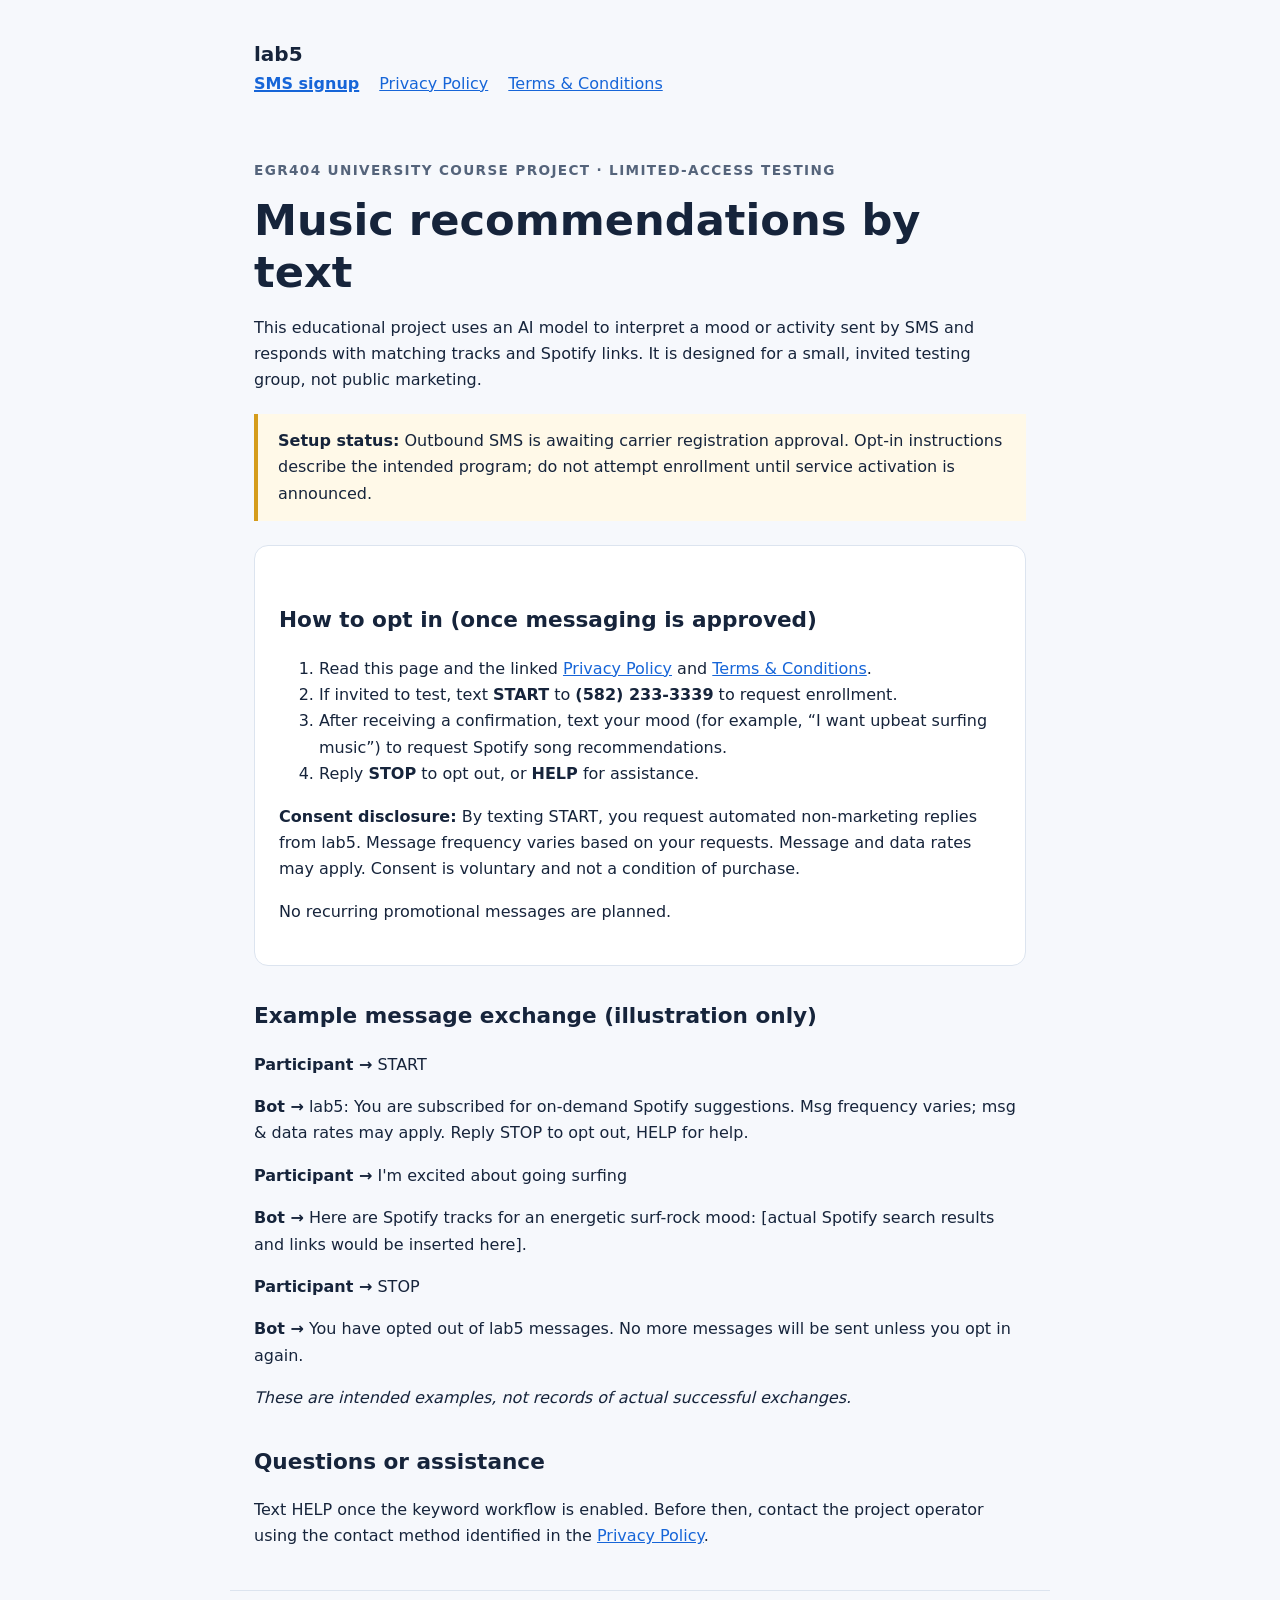
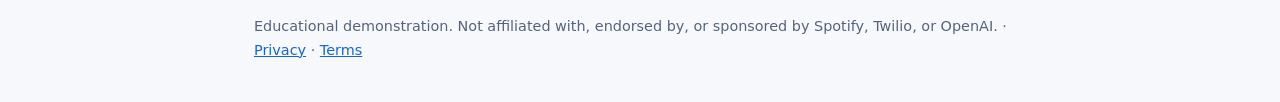
<file: index.html>
<!doctype html>
<html lang="en"><head><meta charset="utf-8"><meta name="viewport" content="width=device-width,initial-scale=1"><title>lab5 | SMS Signup</title><meta name="description" content="Information and opt-in instructions for the lab5 educational SMS service."><link rel="stylesheet" href="styles.css"></head>
<body><header><a class="brand" href="index.html">lab5</a><nav aria-label="Site navigation"><a href="index.html" aria-current="page">SMS signup</a><a href="privacy.html">Privacy Policy</a><a href="terms.html">Terms & Conditions</a></nav></header>
<main><p class="eyebrow">EGR404 university course project · Limited-access testing</p><h1>Music recommendations by text</h1><p>This educational project uses an AI model to interpret a mood or activity sent by SMS and responds with matching tracks and Spotify links. It is designed for a small, invited testing group, not public marketing.</p>
<div class="notice"><strong>Setup status:</strong> Outbound SMS is awaiting carrier registration approval. Opt-in instructions describe the intended program; do not attempt enrollment until service activation is announced.</div>
<section class="card"><h2>How to opt in (once messaging is approved)</h2><ol><li>Read this page and the linked <a href="privacy.html">Privacy Policy</a> and <a href="terms.html">Terms & Conditions</a>.</li><li>If invited to test, text <strong>START</strong> to <strong>(582) 233-3339</strong> to request enrollment.</li><li>After receiving a confirmation, text your mood (for example, “I want upbeat surfing music”) to request Spotify song recommendations.</li><li>Reply <strong>STOP</strong> to opt out, or <strong>HELP</strong> for assistance.</li></ol><p><strong>Consent disclosure:</strong> By texting START, you request automated non-marketing replies from lab5. Message frequency varies based on your requests. Message and data rates may apply. Consent is voluntary and not a condition of purchase.</p><p>No recurring promotional messages are planned.</p></section>
<section><h2>Example message exchange (illustration only)</h2><p><strong>Participant →</strong> START</p><p><strong>Bot →</strong> lab5: You are subscribed for on-demand Spotify suggestions. Msg frequency varies; msg &amp; data rates may apply. Reply STOP to opt out, HELP for help.</p><p><strong>Participant →</strong> I'm excited about going surfing</p><p><strong>Bot →</strong> Here are Spotify tracks for an energetic surf-rock mood: [actual Spotify search results and links would be inserted here].</p><p><strong>Participant →</strong> STOP</p><p><strong>Bot →</strong> You have opted out of lab5 messages. No more messages will be sent unless you opt in again.</p><p><em>These are intended examples, not records of actual successful exchanges.</em></p></section>
<section><h2>Questions or assistance</h2><p>Text HELP once the keyword workflow is enabled. Before then, contact the project operator using the contact method identified in the <a href="privacy.html">Privacy Policy</a>.</p></section></main><footer>Educational demonstration. Not affiliated with, endorsed by, or sponsored by Spotify, Twilio, or OpenAI. · <a href="privacy.html">Privacy</a> · <a href="terms.html">Terms</a></footer></body></html>
</file>
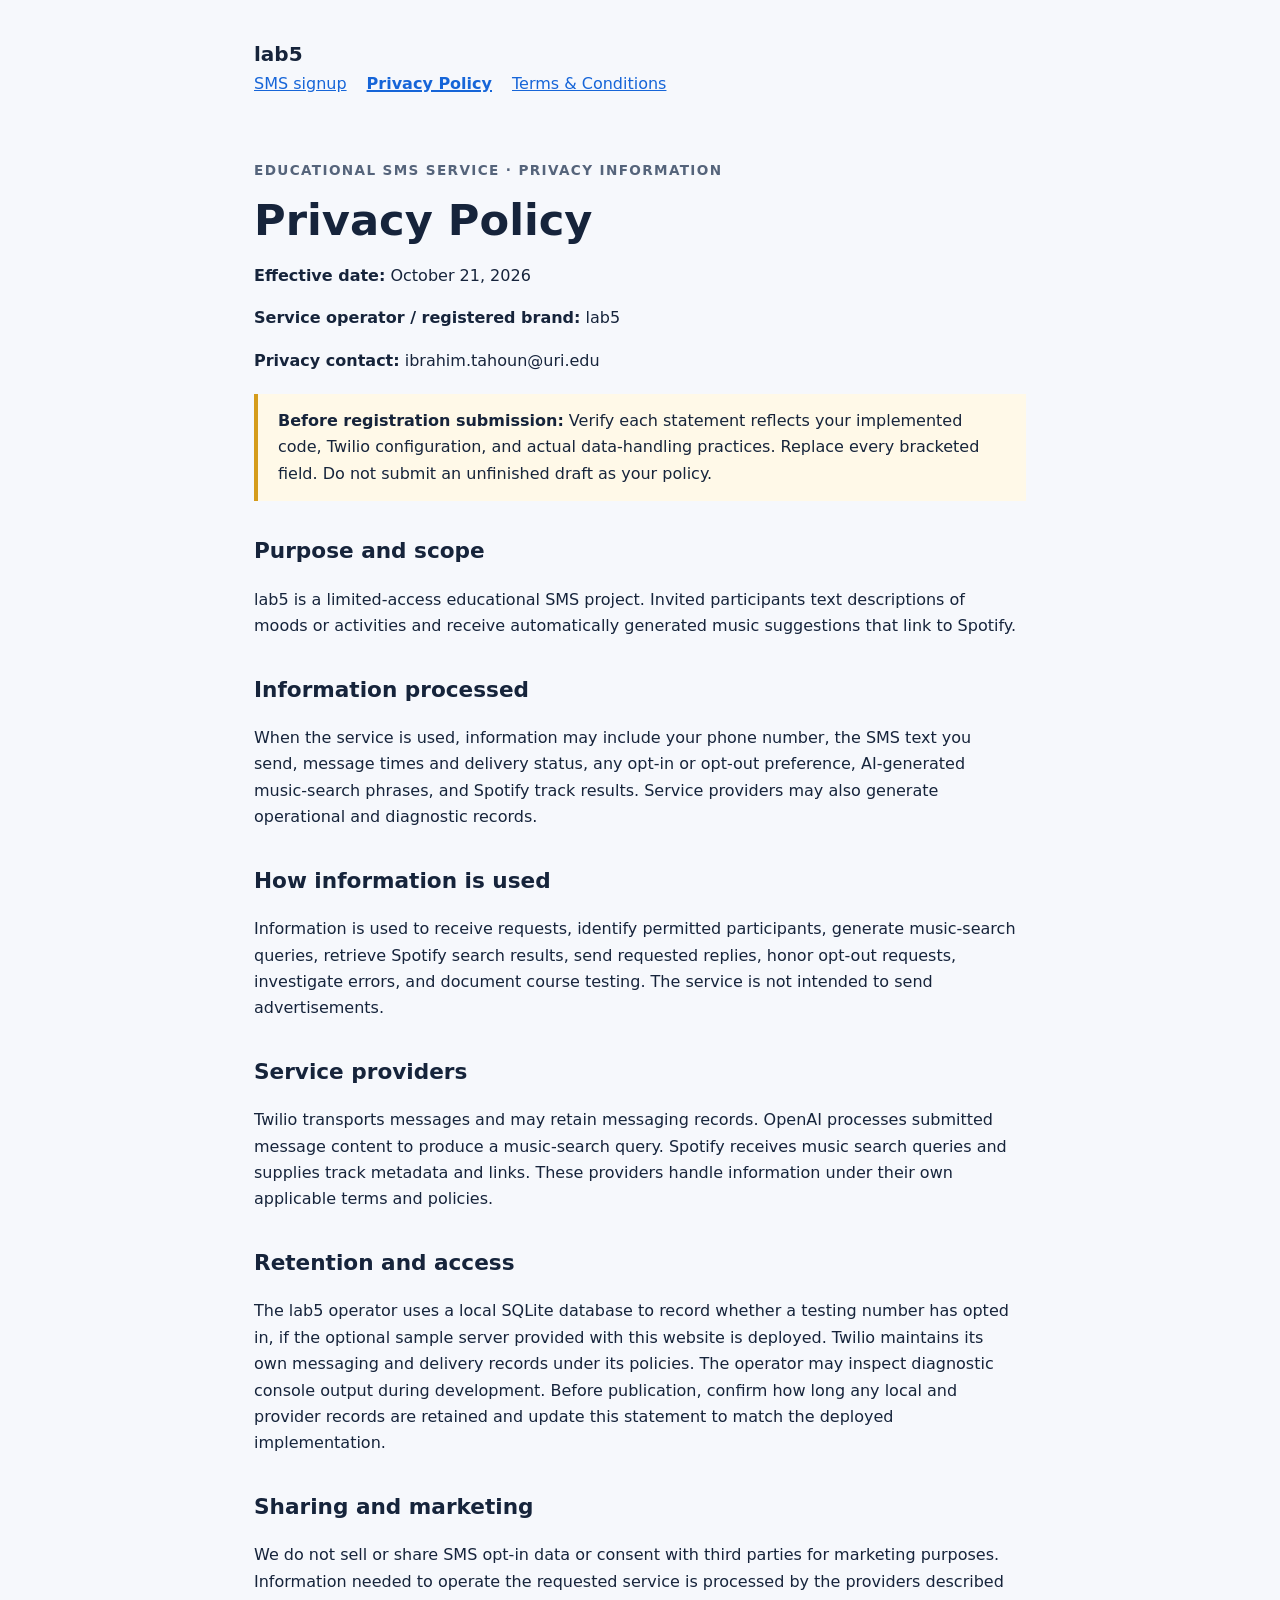
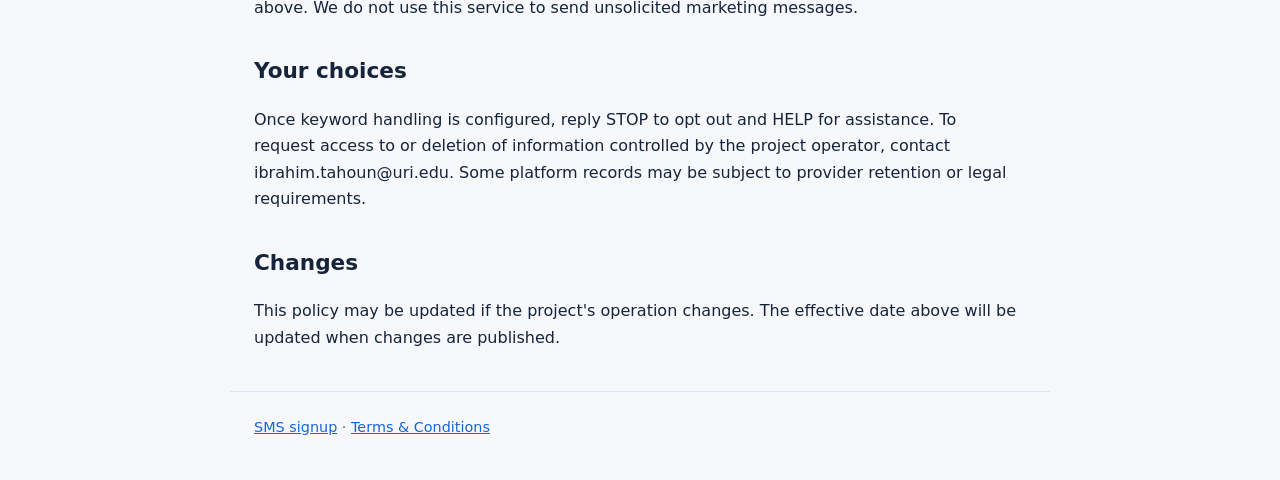
<file: privacy.html>
<!doctype html>
<html lang="en"><head><meta charset="utf-8"><meta name="viewport" content="width=device-width,initial-scale=1"><title>Privacy Policy | lab5</title><link rel="stylesheet" href="styles.css"></head><body><header><a class="brand" href="index.html">lab5</a><nav aria-label="Site navigation"><a href="index.html">SMS signup</a><a href="privacy.html" aria-current="page">Privacy Policy</a><a href="terms.html">Terms & Conditions</a></nav></header><main><p class="eyebrow">Educational SMS service · Privacy information</p><h1>Privacy Policy</h1><p><strong>Effective date:</strong> October 21, 2026</p><p><strong>Service operator / registered brand:</strong> lab5</p><p><strong>Privacy contact:</strong> ibrahim.tahoun@uri.edu</p><div class="notice"><strong>Before registration submission:</strong> Verify each statement reflects your implemented code, Twilio configuration, and actual data-handling practices. Replace every bracketed field. Do not submit an unfinished draft as your policy.</div>
<h2>Purpose and scope</h2><p>lab5 is a limited-access educational SMS project. Invited participants text descriptions of moods or activities and receive automatically generated music suggestions that link to Spotify.</p>
<h2>Information processed</h2><p>When the service is used, information may include your phone number, the SMS text you send, message times and delivery status, any opt-in or opt-out preference, AI-generated music-search phrases, and Spotify track results. Service providers may also generate operational and diagnostic records.</p>
<h2>How information is used</h2><p>Information is used to receive requests, identify permitted participants, generate music-search queries, retrieve Spotify search results, send requested replies, honor opt-out requests, investigate errors, and document course testing. The service is not intended to send advertisements.</p>
<h2>Service providers</h2><p>Twilio transports messages and may retain messaging records. OpenAI processes submitted message content to produce a music-search query. Spotify receives music search queries and supplies track metadata and links. These providers handle information under their own applicable terms and policies.</p>
<h2>Retention and access</h2><p>The lab5 operator uses a local SQLite database to record whether a testing number has opted in, if the optional sample server provided with this website is deployed. Twilio maintains its own messaging and delivery records under its policies. The operator may inspect diagnostic console output during development. Before publication, confirm how long any local and provider records are retained and update this statement to match the deployed implementation.</p>
<h2>Sharing and marketing</h2><p>We do not sell or share SMS opt-in data or consent with third parties for marketing purposes. Information needed to operate the requested service is processed by the providers described above. We do not use this service to send unsolicited marketing messages.</p>
<h2>Your choices</h2><p>Once keyword handling is configured, reply STOP to opt out and HELP for assistance. To request access to or deletion of information controlled by the project operator, contact ibrahim.tahoun@uri.edu. Some platform records may be subject to provider retention or legal requirements.</p>
<h2>Changes</h2><p>This policy may be updated if the project's operation changes. The effective date above will be updated when changes are published.</p></main><footer><a href="index.html">SMS signup</a> · <a href="terms.html">Terms & Conditions</a></footer></body></html>
</file>
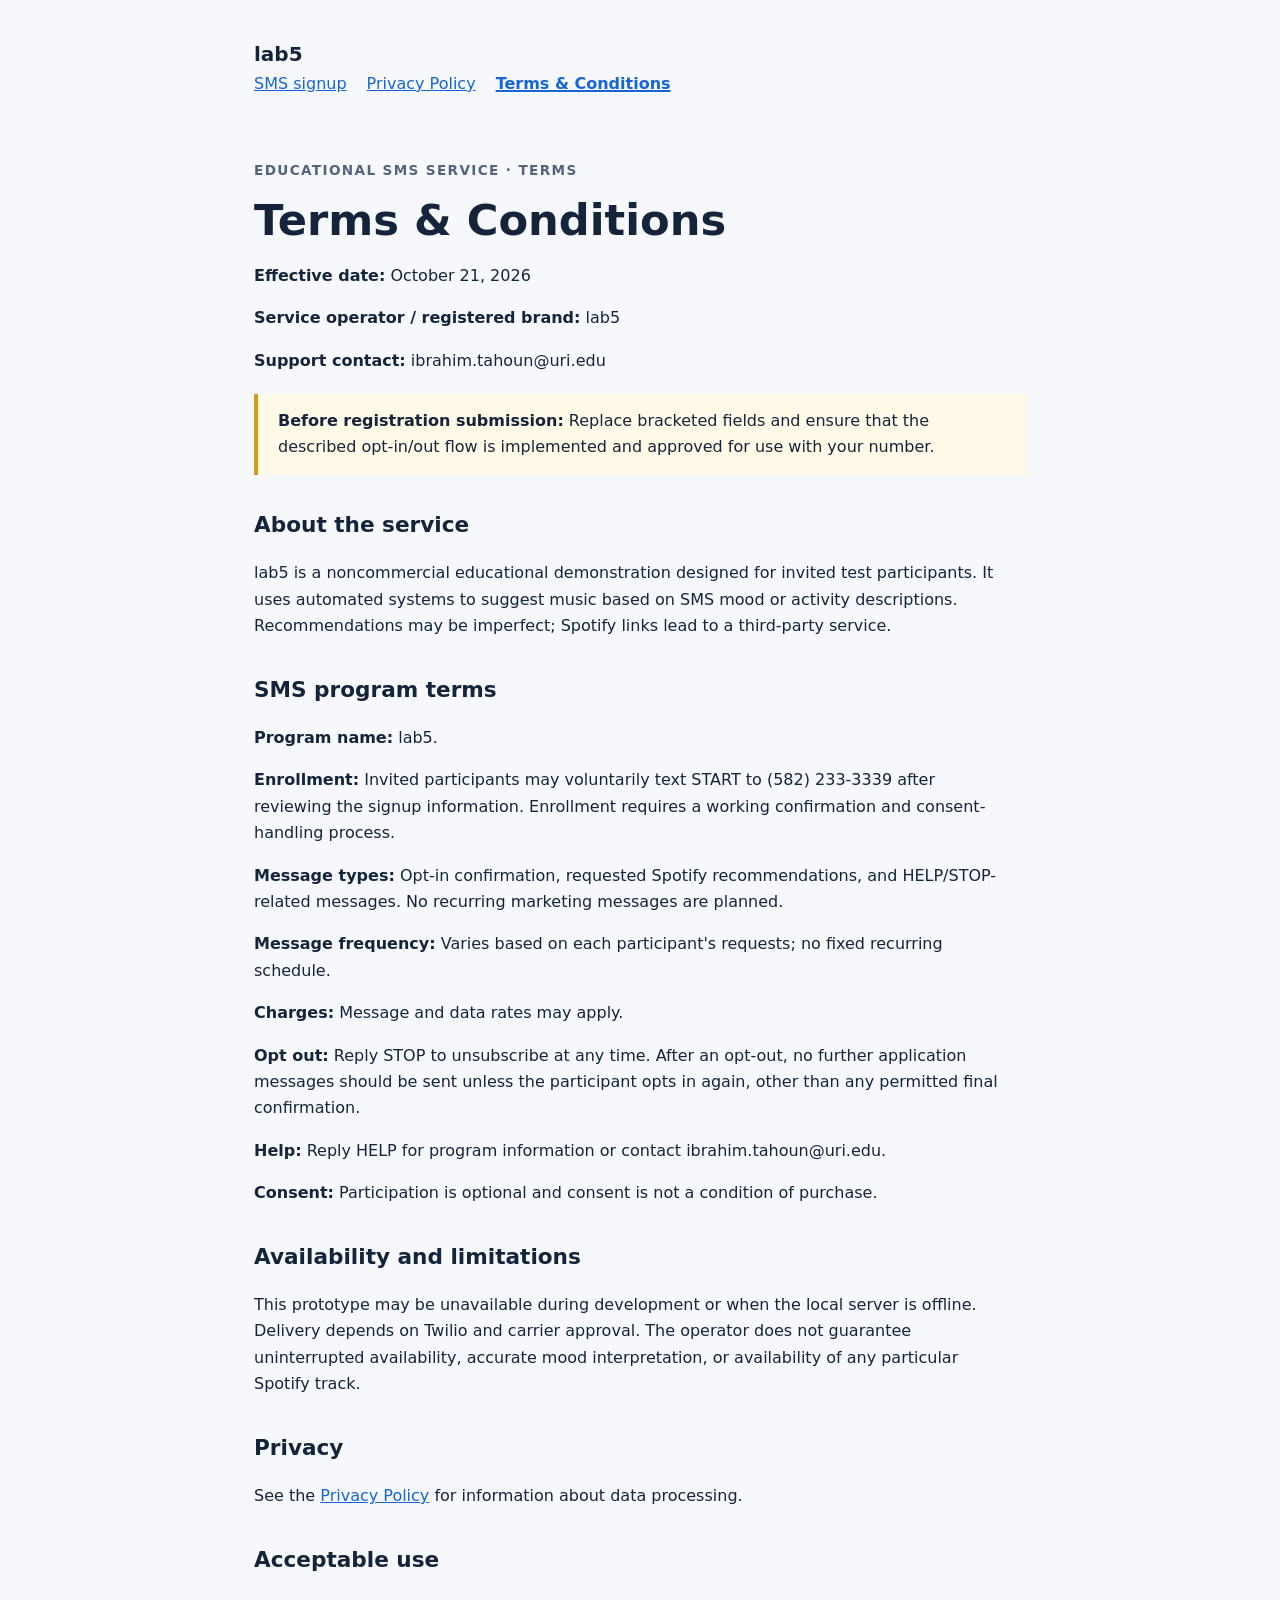
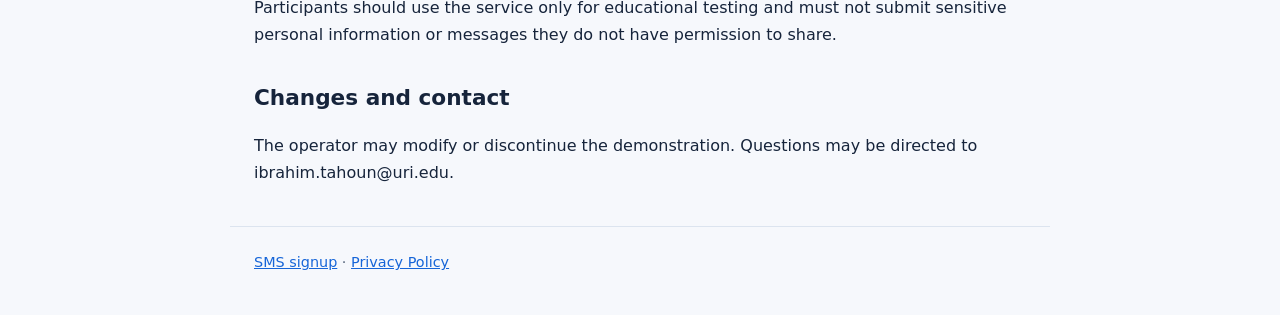
<file: terms.html>
<!doctype html>
<html lang="en"><head><meta charset="utf-8"><meta name="viewport" content="width=device-width,initial-scale=1"><title>Terms & Conditions | lab5</title><link rel="stylesheet" href="styles.css"></head><body><header><a class="brand" href="index.html">lab5</a><nav aria-label="Site navigation"><a href="index.html">SMS signup</a><a href="privacy.html">Privacy Policy</a><a href="terms.html" aria-current="page">Terms & Conditions</a></nav></header><main><p class="eyebrow">Educational SMS service · Terms</p><h1>Terms & Conditions</h1><p><strong>Effective date:</strong> October 21, 2026</p><p><strong>Service operator / registered brand:</strong> lab5</p><p><strong>Support contact:</strong> ibrahim.tahoun@uri.edu</p><div class="notice"><strong>Before registration submission:</strong> Replace bracketed fields and ensure that the described opt-in/out flow is implemented and approved for use with your number.</div>
<h2>About the service</h2><p>lab5 is a noncommercial educational demonstration designed for invited test participants. It uses automated systems to suggest music based on SMS mood or activity descriptions. Recommendations may be imperfect; Spotify links lead to a third-party service.</p>
<h2>SMS program terms</h2><p><strong>Program name:</strong> lab5.</p><p><strong>Enrollment:</strong> Invited participants may voluntarily text START to (582) 233-3339 after reviewing the signup information. Enrollment requires a working confirmation and consent-handling process.</p><p><strong>Message types:</strong> Opt-in confirmation, requested Spotify recommendations, and HELP/STOP-related messages. No recurring marketing messages are planned.</p><p><strong>Message frequency:</strong> Varies based on each participant's requests; no fixed recurring schedule.</p><p><strong>Charges:</strong> Message and data rates may apply.</p><p><strong>Opt out:</strong> Reply STOP to unsubscribe at any time. After an opt-out, no further application messages should be sent unless the participant opts in again, other than any permitted final confirmation.</p><p><strong>Help:</strong> Reply HELP for program information or contact ibrahim.tahoun@uri.edu.</p><p><strong>Consent:</strong> Participation is optional and consent is not a condition of purchase.</p>
<h2>Availability and limitations</h2><p>This prototype may be unavailable during development or when the local server is offline. Delivery depends on Twilio and carrier approval. The operator does not guarantee uninterrupted availability, accurate mood interpretation, or availability of any particular Spotify track.</p>
<h2>Privacy</h2><p>See the <a href="privacy.html">Privacy Policy</a> for information about data processing.</p>
<h2>Acceptable use</h2><p>Participants should use the service only for educational testing and must not submit sensitive personal information or messages they do not have permission to share.</p>
<h2>Changes and contact</h2><p>The operator may modify or discontinue the demonstration. Questions may be directed to ibrahim.tahoun@uri.edu.</p></main><footer><a href="index.html">SMS signup</a> · <a href="privacy.html">Privacy Policy</a></footer></body></html>
</file>
<file: styles.css>
:root{color-scheme:light;--ink:#16243b;--muted:#55647b;--accent:#1665d8;--line:#dce4ef;--bg:#f6f8fc}*{box-sizing:border-box}body{margin:0;background:var(--bg);font:16px/1.65 system-ui,-apple-system,Segoe UI,Roboto,sans-serif;color:var(--ink)}header,main,footer{max-width:820px;margin:auto;padding:24px}header{padding-top:38px}nav{display:flex;gap:20px;flex-wrap:wrap}a{color:var(--accent)}.brand{text-decoration:none;color:var(--ink);font-weight:750;font-size:1.25rem}h1{font-size:clamp(2rem,5vw,2.7rem);line-height:1.2;margin:12px 0}h2{margin-top:32px;font-size:1.35rem}p,li{max-width:75ch}.eyebrow{font-size:.85rem;text-transform:uppercase;letter-spacing:.1em;font-weight:700;color:var(--muted)}.card{background:white;border:1px solid var(--line);border-radius:14px;padding:24px;margin:24px 0}.notice{background:#fff9e8;border-left:4px solid #d59c1b;padding:14px 20px;margin:20px 0}code{background:#eaf0f8;border-radius:4px;padding:2px 5px}footer{color:var(--muted);border-top:1px solid var(--line);font-size:.9rem;padding-bottom:40px}nav a[aria-current=page]{font-weight:700;text-decoration-thickness:2px}@media(max-width:560px){header,main,footer{padding:18px}.card{padding:18px}}
</file>
